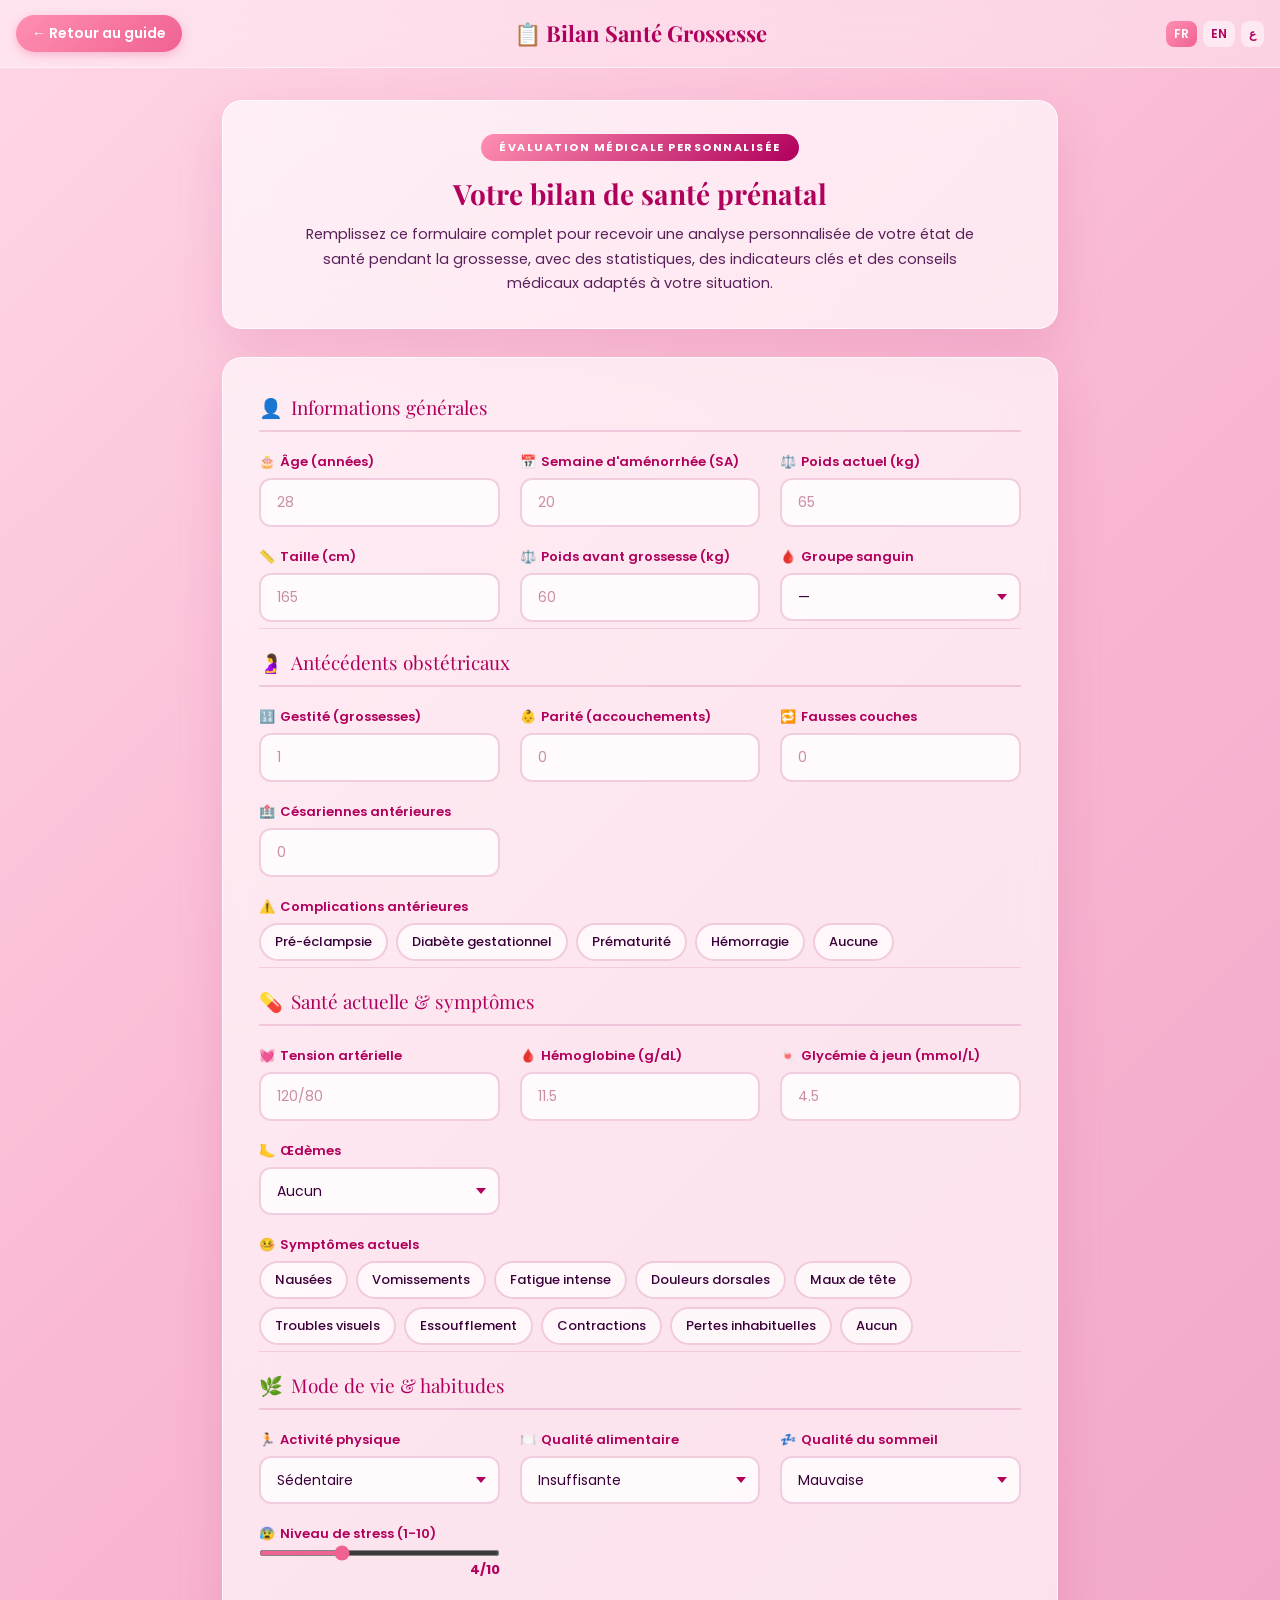
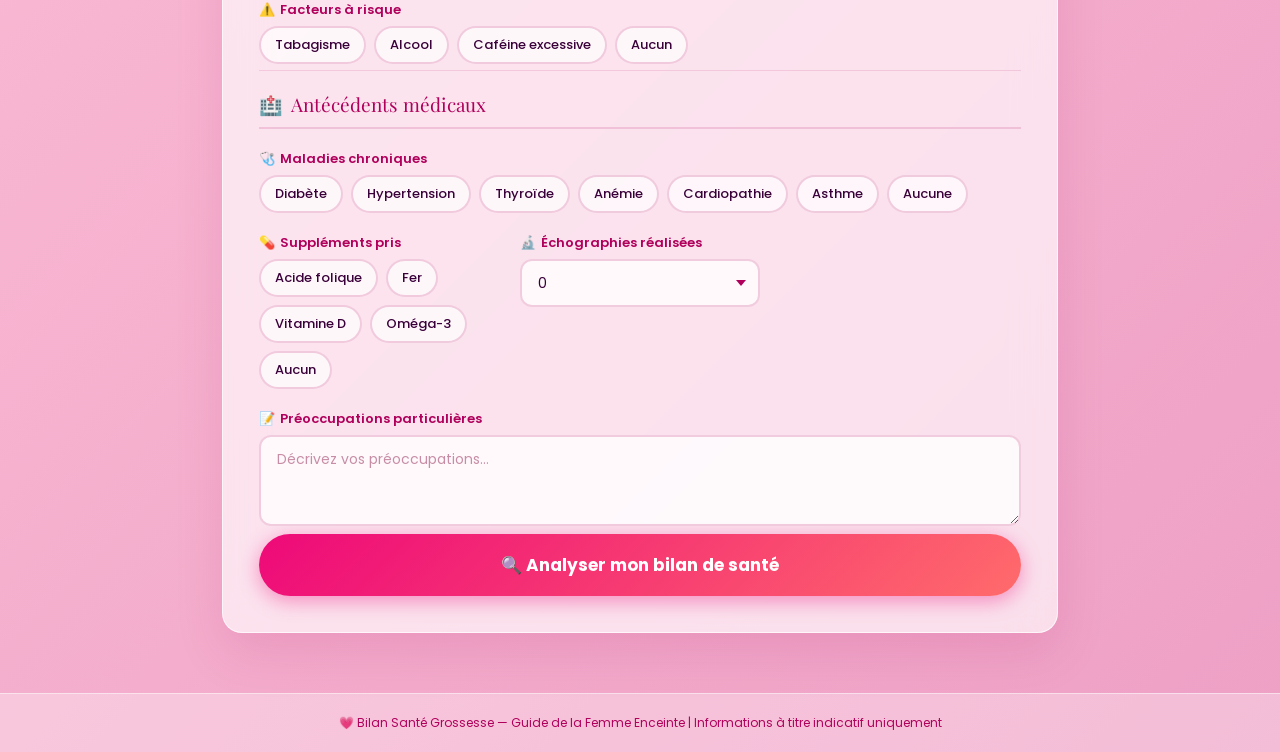
<file: bilan.html>
<!DOCTYPE html>
<html lang="fr" dir="ltr">
<head>
    <meta charset="UTF-8">
    <meta name="viewport" content="width=device-width, initial-scale=1.0, maximum-scale=5.0">
    <meta name="theme-color" content="#f7a8c4">
    <title data-i18n="bilanPageTitle">Bilan Santé — Grossesse</title>
    <link href="https://fonts.googleapis.com/css2?family=Playfair+Display:ital,wght@0,400;0,700;1,400&family=Poppins:wght@300;400;500;600;700&display=swap" rel="stylesheet">
    <style>
/* ============================================================
   BILAN — GLOBAL
   ============================================================ */
*, *::before, *::after { margin:0; padding:0; box-sizing:border-box; -webkit-tap-highlight-color:transparent; }
:root {
    --pk: #ff8fb1; --pk2: #f06292; --cr: #b0005c; --pur: #c084fc;
    --bg1: #ffd6e7; --bg2: #f9b8d3; --bg3: #eea0c5;
    --glass: rgba(255,255,255,0.65); --glass-b: rgba(255,255,255,0.7);
    --shadow: 0 20px 50px rgba(176,0,92,0.12);
    --r: 20px; --r-sm: 12px;
    --hh: 68px;
}
html { scroll-behavior:smooth; -webkit-text-size-adjust:100%; }
body {
    min-height:100vh; min-height:100dvh;
    font-family:'Poppins',sans-serif;
    background: linear-gradient(135deg,#ffd6e7 0%,#f9b8d3 40%,#eea0c5 100%);
    color:#3a003a;
}

/* ============================================================
   HEADER
   ============================================================ */
header {
    height:var(--hh); display:flex; align-items:center; justify-content:center;
    background:rgba(255,255,255,0.35); backdrop-filter:blur(20px); -webkit-backdrop-filter:blur(20px);
    border-bottom:1px solid rgba(255,255,255,0.5); position:sticky; top:0; z-index:200; padding:0 70px;
}
.back-btn {
    position:absolute; left:16px; font-size:clamp(12px,2.5vw,14px);
    background:linear-gradient(135deg,var(--pk),var(--pk2)); color:white; border:none; cursor:pointer;
    padding:8px 16px; border-radius:30px; font-family:'Poppins',sans-serif; font-weight:600;
    transition:transform .2s,box-shadow .2s; box-shadow:0 3px 10px rgba(240,98,146,.35);
    white-space:nowrap;
}
.back-btn:hover { transform:translateY(-2px); box-shadow:0 6px 18px rgba(240,98,146,.5); }
header h1 { font-family:'Playfair Display',serif; font-size:clamp(13px,2.5vw,22px); color:var(--cr); text-align:center; line-height:1.3; }

/* LANG TOGGLE */
.header-lang {
    position:absolute; right:16px;
    display:flex; gap:6px; align-items:center;
}
.header-lang button {
    border:none; background:rgba(255,255,255,0.5); cursor:pointer;
    border-radius:8px; padding:4px 8px; font-size:12px; font-family:'Poppins',sans-serif;
    font-weight:600; color:var(--cr); transition:.2s;
}
.header-lang button.active, .header-lang button:hover {
    background:linear-gradient(135deg,var(--pk),var(--pk2)); color:white;
}

/* ============================================================
   PAGE WRAPPER
   ============================================================ */
.page { max-width:900px; margin:0 auto; padding:clamp(16px,3vw,32px); }

/* ============================================================
   INTRO BANNER
   ============================================================ */
.intro-banner {
    background:var(--glass); backdrop-filter:blur(20px); -webkit-backdrop-filter:blur(20px);
    border:1px solid var(--glass-b); border-radius:var(--r);
    padding:clamp(20px,3vw,32px); margin-bottom:clamp(16px,2.5vw,28px);
    box-shadow:var(--shadow); text-align:center;
}
.intro-banner .badge {
    display:inline-block; background:linear-gradient(135deg,var(--pk),var(--cr));
    color:white; font-size:11px; font-weight:700; letter-spacing:1.5px; text-transform:uppercase;
    padding:5px 18px; border-radius:30px; margin-bottom:14px;
}
.intro-banner h2 { font-family:'Playfair Display',serif; font-size:clamp(18px,3.5vw,28px); color:var(--cr); margin-bottom:10px; }
.intro-banner p { font-size:clamp(12px,1.8vw,14.5px); color:#5a205a; line-height:1.7; max-width:680px; margin:0 auto; }

/* ============================================================
   FORM CARD
   ============================================================ */
.form-card {
    background:var(--glass); backdrop-filter:blur(20px); -webkit-backdrop-filter:blur(20px);
    border:1px solid var(--glass-b); border-radius:var(--r); box-shadow:var(--shadow);
    padding:clamp(20px,3vw,36px); margin-bottom:clamp(16px,2.5vw,28px);
}

.form-section-title {
    font-family:'Playfair Display',serif; font-size:clamp(15px,2.2vw,19px);
    color:var(--cr); margin-bottom:clamp(14px,2vw,20px);
    padding-bottom:10px; border-bottom:2px solid rgba(176,0,92,0.15);
    display:flex; align-items:center; gap:8px;
}

/* GRID */
.form-grid { display:grid; grid-template-columns:repeat(auto-fit,minmax(min(100%,240px),1fr)); gap:clamp(12px,2vw,20px); }
.form-group { display:flex; flex-direction:column; gap:6px; }
.form-group.full { grid-column:1/-1; }

label {
    font-size:clamp(11.5px,1.6vw,13px); font-weight:600; color:var(--cr);
    display:flex; align-items:center; gap:5px;
}

input[type="number"], input[type="text"], input[type="date"],
select, textarea {
    padding:clamp(9px,1.5vw,12px) clamp(12px,2vw,16px);
    border:2px solid rgba(176,0,92,0.18); border-radius:var(--r-sm);
    background:rgba(255,255,255,0.8); color:#3a003a;
    font-family:'Poppins',sans-serif; font-size:clamp(12px,1.7vw,14px);
    transition:border-color .25s,box-shadow .25s; outline:none; width:100%;
}
input:focus, select:focus, textarea:focus {
    border-color:var(--pk2); box-shadow:0 0 0 3px rgba(240,98,146,.18);
}
input::placeholder, textarea::placeholder { color:#b06080; opacity:.7; }
textarea { resize:vertical; min-height:80px; }
select { cursor:pointer; appearance:none; -webkit-appearance:none;
    background-image:url("data:image/svg+xml,%3Csvg xmlns='http://www.w3.org/2000/svg' width='10' height='6'%3E%3Cpath d='M0 0l5 6 5-6z' fill='%23b0005c'/%3E%3C/svg%3E");
    background-repeat:no-repeat; background-position:right 12px center; padding-right:32px;
}

/* RADIO / CHECKBOX groups */
.radio-group, .check-group { display:flex; flex-wrap:wrap; gap:8px; }
.radio-group label, .check-group label {
    display:flex; align-items:center; gap:6px; cursor:pointer;
    padding:7px 14px; border-radius:30px; border:2px solid rgba(176,0,92,.18);
    background:rgba(255,255,255,.7); font-weight:500; font-size:clamp(11px,1.6vw,13px);
    transition:background .2s,border-color .2s,color .2s; color:#3a003a;
}
.radio-group input[type="radio"], .check-group input[type="checkbox"] {
    display:none; width:auto; padding:0; border:none; background:none;
}
.radio-group label:has(input:checked),
.check-group label:has(input:checked) {
    background:linear-gradient(135deg,var(--pk),var(--pk2));
    color:white; border-color:transparent;
}

/* RANGE */
.range-wrap { display:flex; flex-direction:column; gap:4px; }
input[type="range"] {
    width:100%; padding:0; border:none; background:none;
    accent-color:var(--pk2); cursor:pointer; height:6px;
    border-radius:3px;
}
.range-val { font-size:13px; font-weight:700; color:var(--cr); text-align:right; }

/* SECTION DIVIDER */
.section-sep { grid-column:1/-1; border:none; border-top:1px solid rgba(176,0,92,.12); margin:6px 0; }

/* SUBMIT BUTTON */
.submit-btn {
    width:100%; padding:clamp(13px,2.5vw,18px);
    border:none; border-radius:50px; cursor:pointer;
    background:linear-gradient(135deg,#ee0979,#ff6b6b);
    color:white; font-family:'Poppins',sans-serif;
    font-size:clamp(14px,2.2vw,17px); font-weight:700;
    box-shadow:0 5px 20px rgba(238,9,121,.4);
    transition:transform .25s,box-shadow .25s;
    display:flex; align-items:center; justify-content:center; gap:10px;
    margin-top:8px;
}
.submit-btn:hover { transform:translateY(-2px); box-shadow:0 8px 28px rgba(238,9,121,.55); }
.submit-btn:active { transform:translateY(0); }
.submit-btn:disabled { opacity:.65; cursor:not-allowed; transform:none; }

/* SPINNER */
.spinner { width:20px; height:20px; border:3px solid rgba(255,255,255,.4); border-top-color:white; border-radius:50%; animation:spin .7s linear infinite; }
@keyframes spin { to { transform:rotate(360deg); } }

/* ============================================================
   RESULTS SECTION
   ============================================================ */
#resultsSection { display:none; margin-bottom:32px; }

.results-header {
    background:linear-gradient(135deg,var(--cr),#e0006a);
    color:white; border-radius:var(--r) var(--r) 0 0;
    padding:clamp(18px,3vw,28px); text-align:center;
}
.results-header h2 { font-family:'Playfair Display',serif; font-size:clamp(18px,3vw,26px); margin-bottom:6px; }
.results-header p { font-size:clamp(11.5px,1.7vw,14px); opacity:.9; }

.results-body {
    background:var(--glass); backdrop-filter:blur(20px); -webkit-backdrop-filter:blur(20px);
    border:1px solid var(--glass-b); border-radius:0 0 var(--r) var(--r);
    box-shadow:var(--shadow);
}

/* STAT CARDS */
.stats-grid {
    display:grid; grid-template-columns:repeat(auto-fit,minmax(min(100%,160px),1fr));
    gap:clamp(10px,2vw,16px); padding:clamp(16px,2.5vw,28px);
    border-bottom:1px solid rgba(176,0,92,.1);
}
.stat-card {
    background:rgba(255,255,255,.75); border-radius:var(--r-sm);
    padding:clamp(12px,2vw,18px); text-align:center;
    border:1px solid rgba(176,0,92,.1); box-shadow:0 4px 14px rgba(176,0,92,.07);
    transition:transform .2s;
}
.stat-card:hover { transform:translateY(-3px); }
.stat-icon { font-size:clamp(24px,4vw,32px); margin-bottom:6px; display:block; }
.stat-value { font-size:clamp(18px,3vw,26px); font-weight:700; color:var(--cr); display:block; margin-bottom:4px; }
.stat-label { font-size:clamp(10px,1.5vw,12px); color:#7a205a; font-weight:500; }
.stat-badge {
    display:inline-block; margin-top:6px; font-size:10px; font-weight:700; padding:3px 10px;
    border-radius:20px; text-transform:uppercase; letter-spacing:.8px;
}
.badge-ok { background:#d4f5d4; color:#0a6b0a; }
.badge-warn { background:#fff3cd; color:#856404; }
.badge-alert { background:#fde8e8; color:#911; }

/* AI ANALYSIS */
.analysis-section { padding:clamp(16px,2.5vw,28px); }
.analysis-block {
    background:rgba(255,255,255,.7); border-radius:var(--r-sm);
    padding:clamp(14px,2vw,22px); margin-bottom:clamp(12px,1.8vw,18px);
    border-left:4px solid var(--pk2);
}
.analysis-block h3 { font-family:'Playfair Display',serif; font-size:clamp(14px,2vw,17px); color:var(--cr); margin-bottom:10px; }
.analysis-block p, .analysis-block li { font-size:clamp(12px,1.7vw,14px); line-height:1.8; color:#3a003a; }
.analysis-block ul { padding-left:18px; display:flex; flex-direction:column; gap:6px; }
.analysis-block.priority { border-left-color:#ee0979; background:rgba(255,230,240,.6); }
.analysis-block.good { border-left-color:#4CAF50; background:rgba(212,245,212,.4); }
.analysis-block.warning { border-left-color:#ff9800; background:rgba(255,243,205,.4); }

/* PROGRESS BAR */
.prog-wrap { margin:6px 0; }
.prog-label { display:flex; justify-content:space-between; font-size:12px; font-weight:600; color:var(--cr); margin-bottom:4px; }
.prog-bar { height:10px; border-radius:5px; background:rgba(176,0,92,.12); overflow:hidden; }
.prog-fill { height:100%; border-radius:5px; background:linear-gradient(90deg,var(--pk),var(--pk2)); transition:width 1s ease; }
.prog-fill.warn { background:linear-gradient(90deg,#ff9800,#ff5722); }
.prog-fill.alert { background:linear-gradient(90deg,#f44336,#c62828); }

/* ADVICE LIST */
.advice-list { display:flex; flex-direction:column; gap:10px; }
.advice-item {
    background:rgba(255,255,255,.75); border-radius:var(--r-sm);
    padding:clamp(10px,1.8vw,16px) clamp(12px,2vw,18px);
    border-left:3px solid var(--pk);
    font-size:clamp(12px,1.6vw,13.5px); line-height:1.7; color:#3a003a;
}
.advice-item strong { color:var(--cr); display:block; margin-bottom:3px; font-size:clamp(12px,1.6vw,14px); }

/* LOADING OVERLAY */
.loading-overlay {
    display:none; position:fixed; inset:0; background:rgba(255,220,235,.85);
    backdrop-filter:blur(8px); -webkit-backdrop-filter:blur(8px);
    z-index:9999; flex-direction:column; align-items:center; justify-content:center; gap:20px;
}
.loading-overlay.show { display:flex; }
.loading-spinner { width:60px; height:60px; border:5px solid rgba(176,0,92,.2); border-top-color:var(--cr); border-radius:50%; animation:spin .8s linear infinite; }
.loading-text { font-family:'Playfair Display',serif; font-size:clamp(16px,2.5vw,20px); color:var(--cr); text-align:center; }
.loading-sub { font-size:13px; color:#7a205a; }

/* ERROR MESSAGE */
.error-msg {
    background:#fde8e8; border:1px solid #f5c2c7; border-radius:var(--r-sm);
    padding:16px 20px; color:#911; font-size:13px; margin-top:12px; display:none;
}

/* FOOTER */
footer {
    text-align:center; padding:20px; font-size:12px; color:var(--cr);
    background:rgba(255,255,255,.3); border-top:1px solid rgba(255,255,255,.5);
}

/* ============================================================
   DARK MODE
   ============================================================ */
body.dark {
    background:linear-gradient(135deg,#1a0a20 0%,#1f0d2e 50%,#150822 100%);
    color:#f0e0f0;
}
body.dark header { background:rgba(0,0,0,.55); border-color:rgba(255,255,255,.08); }
body.dark header h1 { color:#ffb3d9; }
body.dark .back-btn { background:linear-gradient(135deg,#6a11cb,#2575fc); }
body.dark .header-lang button { background:rgba(255,255,255,.1); color:#ffb3d9; }
body.dark .header-lang button.active { background:linear-gradient(135deg,var(--pk),var(--pk2)); color:white; }

body.dark .intro-banner,
body.dark .form-card,
body.dark .results-body { background:rgba(20,5,30,.75); border-color:rgba(255,255,255,.08); }
body.dark .intro-banner h2 { color:#ffb3d9; }
body.dark .intro-banner p { color:#e0c0e0; }
body.dark .form-section-title { color:#ffb3d9; border-bottom-color:rgba(255,100,200,.15); }
body.dark label { color:#ffb3d9; }
body.dark input, body.dark select, body.dark textarea {
    background:rgba(40,10,50,.8); border-color:rgba(255,100,200,.25);
    color:#f0e0f0;
}
body.dark input::placeholder, body.dark textarea::placeholder { color:#c09ab0; }
body.dark .radio-group label, body.dark .check-group label {
    background:rgba(255,255,255,.07); border-color:rgba(255,100,200,.25); color:#e0d0e0;
}
body.dark .stat-card { background:rgba(40,10,50,.7); border-color:rgba(255,100,200,.15); }
body.dark .stat-label { color:#c090c0; }
body.dark .analysis-block { background:rgba(40,10,50,.6); }
body.dark .analysis-block p, body.dark .analysis-block li { color:#e0d0e0; }
body.dark .advice-item { background:rgba(40,10,50,.6); color:#e0d0e0; }
body.dark .prog-bar { background:rgba(255,100,200,.12); }
body.dark footer { color:#ffb3d9; background:rgba(0,0,0,.4); }
body.dark .error-msg { background:#2a0a1a; border-color:#6a0030; color:#ff9ab0; }
body.dark .results-header { background:linear-gradient(135deg,#7a0040,#b00060); }

/* ============================================================
   RESPONSIVE
   ============================================================ */
@media (max-width:600px) {
    header { padding:0 8px 0 8px; }
    .back-btn { font-size:11px; padding:6px 10px; left:8px; }
    header h1 { font-size:11.5px; margin:0 70px; }
    .header-lang { right:8px; }
    .header-lang button { font-size:10px; padding:3px 6px; }
    .form-grid { grid-template-columns:1fr; }
    .stats-grid { grid-template-columns:repeat(2,1fr); }
}
@media (max-width:380px) {
    .stats-grid { grid-template-columns:1fr 1fr; }
}
    </style>
</head>
<body>

<!-- Loading overlay -->
<div class="loading-overlay" id="loadingOverlay">
    <div class="loading-spinner"></div>
    <div class="loading-text" data-i18n="loadingTitle">Analyse en cours…</div>
    <div class="loading-sub" data-i18n="loadingSub">Notre IA analyse votre bilan de santé</div>
</div>

<!-- HEADER -->
<header>
    <button class="back-btn" onclick="window.location.href='main.html'">
        ← <span data-i18n="backBtn">Retour au guide</span>
    </button>
    <h1 data-i18n="bilanHeader">📋 Bilan Santé Grossesse</h1>
    <div class="header-lang">
        <button onclick="changeLang('fr')" id="btn-fr" class="active">FR</button>
        <button onclick="changeLang('en')" id="btn-en">EN</button>
        <button onclick="changeLang('ar')" id="btn-ar">ع</button>
    </div>
</header>

<div class="page">

    <!-- INTRO -->
    <div class="intro-banner">
        <div class="badge" data-i18n="bilanBadge">Évaluation Médicale Personnalisée</div>
        <h2 data-i18n="bilanIntroTitle">Votre bilan de santé prénatal</h2>
        <p data-i18n="bilanIntroText">Remplissez ce formulaire complet pour recevoir une analyse personnalisée de votre état de santé pendant la grossesse, avec des statistiques, des indicateurs clés et des conseils médicaux adaptés à votre situation.</p>
    </div>

    <!-- FORM -->
    <div class="form-card" id="formCard">

        <!-- Section 1: General Info -->
        <div class="form-section-title">👤 <span data-i18n="sec1">Informations générales</span></div>
        <div class="form-grid">
            <div class="form-group">
                <label>🎂 <span data-i18n="lbl_age">Âge (années)</span></label>
                <input type="number" id="age" min="14" max="55" placeholder="28" data-i18n-ph="ph_age">
            </div>
            <div class="form-group">
                <label>📅 <span data-i18n="lbl_weeks">Semaine d'aménorrhée (SA)</span></label>
                <input type="number" id="weeks" min="1" max="42" placeholder="20" data-i18n-ph="ph_weeks">
            </div>
            <div class="form-group">
                <label>⚖️ <span data-i18n="lbl_weight">Poids actuel (kg)</span></label>
                <input type="number" id="weight" min="30" max="200" step="0.1" placeholder="65" data-i18n-ph="ph_weight">
            </div>
            <div class="form-group">
                <label>📏 <span data-i18n="lbl_height">Taille (cm)</span></label>
                <input type="number" id="height" min="130" max="220" placeholder="165" data-i18n-ph="ph_height">
            </div>
            <div class="form-group">
                <label>⚖️ <span data-i18n="lbl_preweight">Poids avant grossesse (kg)</span></label>
                <input type="number" id="preWeight" min="30" max="200" step="0.1" placeholder="60" data-i18n-ph="ph_preweight">
            </div>
            <div class="form-group">
                <label>🩸 <span data-i18n="lbl_bloodtype">Groupe sanguin</span></label>
                <select id="bloodType">
                    <option value="">—</option>
                    <option value="A+">A+</option><option value="A-">A-</option>
                    <option value="B+">B+</option><option value="B-">B-</option>
                    <option value="AB+">AB+</option><option value="AB-">AB-</option>
                    <option value="O+">O+</option><option value="O-">O-</option>
                </select>
            </div>
        </div>

        <hr class="section-sep">

        <!-- Section 2: Obstetric History -->
        <div class="form-section-title" style="margin-top:20px">🤰 <span data-i18n="sec2">Antécédents obstétricaux</span></div>
        <div class="form-grid">
            <div class="form-group">
                <label>🔢 <span data-i18n="lbl_gravida">Gestité (nombre de grossesses)</span></label>
                <input type="number" id="gravida" min="1" max="15" placeholder="1" data-i18n-ph="ph_gravida">
            </div>
            <div class="form-group">
                <label>👶 <span data-i18n="lbl_para">Parité (accouchements passés)</span></label>
                <input type="number" id="para" min="0" max="15" placeholder="0" data-i18n-ph="ph_para">
            </div>
            <div class="form-group">
                <label>🔁 <span data-i18n="lbl_miscarriages">Fausses couches</span></label>
                <input type="number" id="miscarriages" min="0" max="10" placeholder="0" data-i18n-ph="ph_miscarriages">
            </div>
            <div class="form-group">
                <label>🏥 <span data-i18n="lbl_csection">Césariennes antérieures</span></label>
                <input type="number" id="csection" min="0" max="10" placeholder="0" data-i18n-ph="ph_csection">
            </div>
            <div class="form-group full">
                <label>⚠️ <span data-i18n="lbl_prevcomp">Complications lors de grossesses précédentes</span></label>
                <div class="check-group" id="prevcomp">
                    <label><input type="checkbox" value="preeclampsia"> <span data-i18n="comp_pre">Pré-éclampsie</span></label>
                    <label><input type="checkbox" value="gdm"> <span data-i18n="comp_gdm">Diabète gestationnel</span></label>
                    <label><input type="checkbox" value="premature"> <span data-i18n="comp_prem">Prématurité</span></label>
                    <label><input type="checkbox" value="hemorrhage"> <span data-i18n="comp_hem">Hémorragie</span></label>
                    <label><input type="checkbox" value="none"> <span data-i18n="comp_none">Aucune</span></label>
                </div>
            </div>
        </div>

        <hr class="section-sep">

        <!-- Section 3: Current Pregnancy Symptoms -->
        <div class="form-section-title" style="margin-top:20px">💊 <span data-i18n="sec3">Santé actuelle & symptômes</span></div>
        <div class="form-grid">
            <div class="form-group">
                <label>💓 <span data-i18n="lbl_bp">Tension artérielle (ex: 120/80)</span></label>
                <input type="text" id="bp" placeholder="120/80" data-i18n-ph="ph_bp">
            </div>
            <div class="form-group">
                <label>🩸 <span data-i18n="lbl_hb">Hémoglobine (g/dL)</span></label>
                <input type="number" id="hb" min="5" max="20" step="0.1" placeholder="11.5" data-i18n-ph="ph_hb">
            </div>
            <div class="form-group">
                <label>🍬 <span data-i18n="lbl_glucose">Glycémie à jeun (mmol/L)</span></label>
                <input type="number" id="glucose" min="2" max="20" step="0.1" placeholder="4.5" data-i18n-ph="ph_glucose">
            </div>
            <div class="form-group">
                <label>🦶 <span data-i18n="lbl_edema">Œdèmes</span></label>
                <select id="edema">
                    <option value="none" data-i18n="edema_none">Aucun</option>
                    <option value="mild" data-i18n="edema_mild">Légers (chevilles)</option>
                    <option value="moderate" data-i18n="edema_mod">Modérés</option>
                    <option value="severe" data-i18n="edema_sev">Sévères (généralisés)</option>
                </select>
            </div>
            <div class="form-group full">
                <label>🤒 <span data-i18n="lbl_symptoms">Symptômes actuels</span></label>
                <div class="check-group" id="symptoms">
                    <label><input type="checkbox" value="nausea"> <span data-i18n="sym_nausea">Nausées</span></label>
                    <label><input type="checkbox" value="vomiting"> <span data-i18n="sym_vomit">Vomissements</span></label>
                    <label><input type="checkbox" value="fatigue"> <span data-i18n="sym_fatigue">Fatigue intense</span></label>
                    <label><input type="checkbox" value="back_pain"> <span data-i18n="sym_back">Douleurs dorsales</span></label>
                    <label><input type="checkbox" value="headache"> <span data-i18n="sym_head">Maux de tête</span></label>
                    <label><input type="checkbox" value="blurred_vision"> <span data-i18n="sym_vis">Troubles visuels</span></label>
                    <label><input type="checkbox" value="shortness_breath"> <span data-i18n="sym_breath">Essoufflement</span></label>
                    <label><input type="checkbox" value="contractions"> <span data-i18n="sym_cont">Contractions</span></label>
                    <label><input type="checkbox" value="discharge"> <span data-i18n="sym_dis">Pertes inhabituelles</span></label>
                    <label><input type="checkbox" value="none"> <span data-i18n="sym_none">Aucun symptôme</span></label>
                </div>
            </div>
        </div>

        <hr class="section-sep">

        <!-- Section 4: Lifestyle -->
        <div class="form-section-title" style="margin-top:20px">🌿 <span data-i18n="sec4">Mode de vie & habitudes</span></div>
        <div class="form-grid">
            <div class="form-group">
                <label>🏃 <span data-i18n="lbl_activity">Activité physique</span></label>
                <select id="activity">
                    <option value="none" data-i18n="act_none">Sédentaire</option>
                    <option value="light" data-i18n="act_light">Légère (marche)</option>
                    <option value="moderate" data-i18n="act_mod">Modérée</option>
                    <option value="intense" data-i18n="act_int">Intense</option>
                </select>
            </div>
            <div class="form-group">
                <label>🍽️ <span data-i18n="lbl_diet">Qualité alimentaire</span></label>
                <select id="diet">
                    <option value="poor" data-i18n="diet_poor">Insuffisante</option>
                    <option value="fair" data-i18n="diet_fair">Moyenne</option>
                    <option value="good" data-i18n="diet_good">Bonne</option>
                    <option value="excellent" data-i18n="diet_exc">Excellente</option>
                </select>
            </div>
            <div class="form-group">
                <label>💤 <span data-i18n="lbl_sleep">Qualité du sommeil</span></label>
                <select id="sleep">
                    <option value="poor" data-i18n="sleep_poor">Mauvaise</option>
                    <option value="fair" data-i18n="sleep_fair">Passable</option>
                    <option value="good" data-i18n="sleep_good">Bonne</option>
                    <option value="excellent" data-i18n="sleep_exc">Excellente</option>
                </select>
            </div>
            <div class="form-group">
                <label>😰 <span data-i18n="lbl_stress">Niveau de stress (1-10)</span></label>
                <div class="range-wrap">
                    <input type="range" id="stress" min="1" max="10" value="4" oninput="document.getElementById('stressVal').textContent=this.value">
                    <div class="range-val"><span id="stressVal">4</span>/10</div>
                </div>
            </div>
            <div class="form-group full">
                <label>⚠️ <span data-i18n="lbl_habits">Facteurs à risque</span></label>
                <div class="check-group" id="habits">
                    <label><input type="checkbox" value="smoking"> <span data-i18n="hab_smoke">Tabagisme</span></label>
                    <label><input type="checkbox" value="alcohol"> <span data-i18n="hab_alc">Alcool</span></label>
                    <label><input type="checkbox" value="caffeine"> <span data-i18n="hab_caf">Caféine excessive</span></label>
                    <label><input type="checkbox" value="none"> <span data-i18n="hab_none">Aucun</span></label>
                </div>
            </div>
        </div>

        <hr class="section-sep">

        <!-- Section 5: Medical Background -->
        <div class="form-section-title" style="margin-top:20px">🏥 <span data-i18n="sec5">Antécédents médicaux</span></div>
        <div class="form-grid">
            <div class="form-group full">
                <label>🩺 <span data-i18n="lbl_conditions">Maladies chroniques</span></label>
                <div class="check-group" id="conditions">
                    <label><input type="checkbox" value="diabetes"> <span data-i18n="cond_diab">Diabète</span></label>
                    <label><input type="checkbox" value="hypertension"> <span data-i18n="cond_htn">Hypertension</span></label>
                    <label><input type="checkbox" value="thyroid"> <span data-i18n="cond_thy">Thyroïde</span></label>
                    <label><input type="checkbox" value="anemia"> <span data-i18n="cond_anemia">Anémie</span></label>
                    <label><input type="checkbox" value="cardiac"> <span data-i18n="cond_card">Cardiopathie</span></label>
                    <label><input type="checkbox" value="asthma"> <span data-i18n="cond_asth">Asthme</span></label>
                    <label><input type="checkbox" value="none"> <span data-i18n="cond_none">Aucune</span></label>
                </div>
            </div>
            <div class="form-group">
                <label>💊 <span data-i18n="lbl_supplements">Suppléments pris</span></label>
                <div class="check-group" id="supplements">
                    <label><input type="checkbox" value="folate"> <span data-i18n="sup_fol">Acide folique</span></label>
                    <label><input type="checkbox" value="iron"> <span data-i18n="sup_iron">Fer</span></label>
                    <label><input type="checkbox" value="vitd"> <span data-i18n="sup_vitd">Vitamine D</span></label>
                    <label><input type="checkbox" value="omega"> <span data-i18n="sup_ome">Oméga-3</span></label>
                    <label><input type="checkbox" value="none"> <span data-i18n="sup_none">Aucun</span></label>
                </div>
            </div>
            <div class="form-group">
                <label>🔬 <span data-i18n="lbl_echos">Échographies réalisées</span></label>
                <select id="echos">
                    <option value="0">0</option>
                    <option value="1">1</option>
                    <option value="2">2</option>
                    <option value="3+">3+</option>
                </select>
            </div>
            <div class="form-group full">
                <label>📝 <span data-i18n="lbl_concerns">Préoccupations ou questions particulières</span></label>
                <textarea id="concerns" rows="3" data-i18n-ph="ph_concerns" placeholder="Décrivez vos préoccupations…"></textarea>
            </div>
        </div>

        <div class="error-msg" id="errorMsg" data-i18n="errorMsg">⚠️ Veuillez remplir au minimum l'âge, la semaine de grossesse, le poids et la taille.</div>

        <button class="submit-btn" id="submitBtn" onclick="analyzeForm()">
            <span data-i18n="submitBtn">🔍 Analyser mon bilan de santé</span>
        </button>
    </div>

    <!-- RESULTS -->
    <div id="resultsSection">
        <div class="results-header">
            <h2 data-i18n="resultsTitle">📊 Votre Bilan de Santé Personnalisé</h2>
            <p id="resultsSubtitle" data-i18n="resultsSub">Analyse basée sur vos données — consultez toujours un professionnel de santé</p>
        </div>
        <div class="results-body">
            <div class="stats-grid" id="statsGrid"></div>
            <div class="analysis-section" id="analysisSection"></div>
        </div>
        <button class="submit-btn" style="margin-top:16px; background:linear-gradient(135deg,var(--pk),var(--pk2));" onclick="resetForm()">
            ↩ <span data-i18n="newBilan">Nouveau bilan</span>
        </button>
    </div>

</div>

<footer>
    <span data-i18n="bilanFooter">💗 Bilan Santé Grossesse — Guide de la Femme Enceinte | Informations à titre indicatif uniquement</span>
</footer>

<script>
/* ============================================================
   TRANSLATIONS
   ============================================================ */
const T = {
fr: {
    bilanPageTitle:"Bilan Santé — Grossesse",
    bilanHeader:"📋 Bilan Santé Grossesse",
    bilanBadge:"Évaluation Médicale Personnalisée",
    bilanIntroTitle:"Votre bilan de santé prénatal",
    bilanIntroText:"Remplissez ce formulaire complet pour recevoir une analyse personnalisée de votre état de santé pendant la grossesse, avec des statistiques, des indicateurs clés et des conseils médicaux adaptés à votre situation.",
    backBtn:"Retour au guide",
    loadingTitle:"Analyse en cours…",
    loadingSub:"Notre IA analyse votre bilan de santé",
    sec1:"Informations générales", sec2:"Antécédents obstétricaux",
    sec3:"Santé actuelle & symptômes", sec4:"Mode de vie & habitudes", sec5:"Antécédents médicaux",
    lbl_age:"Âge (années)", lbl_weeks:"Semaine d'aménorrhée (SA)",
    lbl_weight:"Poids actuel (kg)", lbl_height:"Taille (cm)", lbl_preweight:"Poids avant grossesse (kg)",
    lbl_bloodtype:"Groupe sanguin", lbl_gravida:"Gestité (grossesses)", lbl_para:"Parité (accouchements)",
    lbl_miscarriages:"Fausses couches", lbl_csection:"Césariennes antérieures",
    lbl_prevcomp:"Complications antérieures", lbl_bp:"Tension artérielle",
    lbl_hb:"Hémoglobine (g/dL)", lbl_glucose:"Glycémie à jeun (mmol/L)",
    lbl_edema:"Œdèmes", lbl_symptoms:"Symptômes actuels", lbl_activity:"Activité physique",
    lbl_diet:"Qualité alimentaire", lbl_sleep:"Qualité du sommeil", lbl_stress:"Niveau de stress (1-10)",
    lbl_habits:"Facteurs à risque", lbl_conditions:"Maladies chroniques",
    lbl_supplements:"Suppléments pris", lbl_echos:"Échographies réalisées",
    lbl_concerns:"Préoccupations particulières",
    ph_age:"28", ph_weeks:"20", ph_weight:"65", ph_height:"165", ph_preweight:"60",
    ph_gravida:"1", ph_para:"0", ph_miscarriages:"0", ph_csection:"0",
    ph_bp:"120/80", ph_hb:"11.5", ph_glucose:"4.5",
    ph_concerns:"Décrivez vos préoccupations…",
    comp_pre:"Pré-éclampsie", comp_gdm:"Diabète gestationnel", comp_prem:"Prématurité",
    comp_hem:"Hémorragie", comp_none:"Aucune",
    edema_none:"Aucun", edema_mild:"Légers (chevilles)", edema_mod:"Modérés", edema_sev:"Sévères",
    sym_nausea:"Nausées", sym_vomit:"Vomissements", sym_fatigue:"Fatigue intense",
    sym_back:"Douleurs dorsales", sym_head:"Maux de tête", sym_vis:"Troubles visuels",
    sym_breath:"Essoufflement", sym_cont:"Contractions", sym_dis:"Pertes inhabituelles", sym_none:"Aucun",
    act_none:"Sédentaire", act_light:"Légère (marche)", act_mod:"Modérée", act_int:"Intense",
    diet_poor:"Insuffisante", diet_fair:"Moyenne", diet_good:"Bonne", diet_exc:"Excellente",
    sleep_poor:"Mauvaise", sleep_fair:"Passable", sleep_good:"Bonne", sleep_exc:"Excellente",
    hab_smoke:"Tabagisme", hab_alc:"Alcool", hab_caf:"Caféine excessive", hab_none:"Aucun",
    cond_diab:"Diabète", cond_htn:"Hypertension", cond_thy:"Thyroïde", cond_anemia:"Anémie",
    cond_card:"Cardiopathie", cond_asth:"Asthme", cond_none:"Aucune",
    sup_fol:"Acide folique", sup_iron:"Fer", sup_vitd:"Vitamine D", sup_ome:"Oméga-3", sup_none:"Aucun",
    submitBtn:"🔍 Analyser mon bilan de santé",
    errorMsg:"⚠️ Veuillez remplir au minimum l'âge, la semaine de grossesse, le poids et la taille.",
    resultsTitle:"📊 Votre Bilan de Santé Personnalisé",
    resultsSub:"Analyse basée sur vos données — consultez toujours un professionnel de santé",
    newBilan:"↩ Nouveau bilan",
    bilanFooter:"💗 Bilan Santé Grossesse — Guide de la Femme Enceinte | Informations à titre indicatif uniquement",
    stat_bmi:"IMC", stat_trimester:"Trimestre", stat_gain:"Prise de poids",
    stat_hb:"Hémoglobine", stat_bp:"Tension", stat_risk:"Niveau de risque",
    stat_t1:"1er Trimestre", stat_t2:"2e Trimestre", stat_t3:"3e Trimestre",
    aiPromptLang:"Réponds entièrement en français."
},
en: {
    bilanPageTitle:"Health Assessment — Pregnancy",
    bilanHeader:"📋 Pregnancy Health Assessment",
    bilanBadge:"Personalized Medical Evaluation",
    bilanIntroTitle:"Your prenatal health assessment",
    bilanIntroText:"Complete this comprehensive form to receive a personalized analysis of your health status during pregnancy, with statistics, key indicators and medical advice tailored to your situation.",
    backBtn:"Back to guide",
    loadingTitle:"Analysing…",
    loadingSub:"Our AI is analysing your health data",
    sec1:"General information", sec2:"Obstetric history",
    sec3:"Current health & symptoms", sec4:"Lifestyle & habits", sec5:"Medical background",
    lbl_age:"Age (years)", lbl_weeks:"Gestational age (weeks)",
    lbl_weight:"Current weight (kg)", lbl_height:"Height (cm)", lbl_preweight:"Pre-pregnancy weight (kg)",
    lbl_bloodtype:"Blood type", lbl_gravida:"Gravida (total pregnancies)", lbl_para:"Parity (past deliveries)",
    lbl_miscarriages:"Miscarriages", lbl_csection:"Previous C-sections",
    lbl_prevcomp:"Previous complications", lbl_bp:"Blood pressure",
    lbl_hb:"Haemoglobin (g/dL)", lbl_glucose:"Fasting blood glucose (mmol/L)",
    lbl_edema:"Oedema", lbl_symptoms:"Current symptoms", lbl_activity:"Physical activity",
    lbl_diet:"Diet quality", lbl_sleep:"Sleep quality", lbl_stress:"Stress level (1-10)",
    lbl_habits:"Risk factors", lbl_conditions:"Chronic conditions",
    lbl_supplements:"Supplements taken", lbl_echos:"Ultrasounds performed",
    lbl_concerns:"Special concerns",
    ph_age:"28", ph_weeks:"20", ph_weight:"65", ph_height:"165", ph_preweight:"60",
    ph_gravida:"1", ph_para:"0", ph_miscarriages:"0", ph_csection:"0",
    ph_bp:"120/80", ph_hb:"11.5", ph_glucose:"4.5",
    ph_concerns:"Describe your concerns…",
    comp_pre:"Pre-eclampsia", comp_gdm:"Gestational diabetes", comp_prem:"Premature birth",
    comp_hem:"Haemorrhage", comp_none:"None",
    edema_none:"None", edema_mild:"Mild (ankles)", edema_mod:"Moderate", edema_sev:"Severe",
    sym_nausea:"Nausea", sym_vomit:"Vomiting", sym_fatigue:"Intense fatigue",
    sym_back:"Back pain", sym_head:"Headaches", sym_vis:"Visual disturbances",
    sym_breath:"Shortness of breath", sym_cont:"Contractions", sym_dis:"Unusual discharge", sym_none:"None",
    act_none:"Sedentary", act_light:"Light (walking)", act_mod:"Moderate", act_int:"Intense",
    diet_poor:"Poor", diet_fair:"Average", diet_good:"Good", diet_exc:"Excellent",
    sleep_poor:"Poor", sleep_fair:"Fair", sleep_good:"Good", sleep_exc:"Excellent",
    hab_smoke:"Smoking", hab_alc:"Alcohol", hab_caf:"Excessive caffeine", hab_none:"None",
    cond_diab:"Diabetes", cond_htn:"Hypertension", cond_thy:"Thyroid", cond_anemia:"Anaemia",
    cond_card:"Cardiac disease", cond_asth:"Asthma", cond_none:"None",
    sup_fol:"Folic acid", sup_iron:"Iron", sup_vitd:"Vitamin D", sup_ome:"Omega-3", sup_none:"None",
    submitBtn:"🔍 Analyse my health assessment",
    errorMsg:"⚠️ Please fill in at minimum your age, gestational week, weight and height.",
    resultsTitle:"📊 Your Personalized Health Assessment",
    resultsSub:"Analysis based on your data — always consult a healthcare professional",
    newBilan:"↩ New assessment",
    bilanFooter:"💗 Pregnancy Health Assessment — Pregnancy Guide | For informational purposes only",
    stat_bmi:"BMI", stat_trimester:"Trimester", stat_gain:"Weight gain",
    stat_hb:"Haemoglobin", stat_bp:"Blood pressure", stat_risk:"Risk level",
    stat_t1:"1st Trimester", stat_t2:"2nd Trimester", stat_t3:"3rd Trimester",
    aiPromptLang:"Reply entirely in English."
},
ar: {
    bilanPageTitle:"تقييم الصحة — الحمل",
    bilanHeader:"📋 تقييم صحة الحمل",
    bilanBadge:"تقييم طبي شخصي",
    bilanIntroTitle:"تقييمكِ الصحي قبل الولادة",
    bilanIntroText:"أكملي هذا الاستبيان الشامل للحصول على تحليل شخصي لحالتكِ الصحية خلال الحمل، مع إحصاءات ومؤشرات رئيسية ونصائح طبية مخصصة لوضعكِ.",
    backBtn:"العودة إلى الدليل",
    loadingTitle:"جارٍ التحليل…",
    loadingSub:"يقوم الذكاء الاصطناعي بتحليل بيانات صحتكِ",
    sec1:"المعلومات العامة", sec2:"السوابق التوليدية",
    sec3:"الصحة الحالية والأعراض", sec4:"نمط الحياة والعادات", sec5:"السوابق الطبية",
    lbl_age:"العمر (سنوات)", lbl_weeks:"أسبوع الحمل",
    lbl_weight:"الوزن الحالي (كغ)", lbl_height:"الطول (سم)", lbl_preweight:"الوزن قبل الحمل (كغ)",
    lbl_bloodtype:"فصيلة الدم", lbl_gravida:"عدد الحملات الإجمالي", lbl_para:"عدد الولادات السابقة",
    lbl_miscarriages:"الإجهاضات", lbl_csection:"العمليات القيصرية السابقة",
    lbl_prevcomp:"مضاعفات سابقة", lbl_bp:"ضغط الدم",
    lbl_hb:"الهيموغلوبين (غ/ديسيلتر)", lbl_glucose:"سكر الدم الصيامي (مليمول/لتر)",
    lbl_edema:"الوذمة", lbl_symptoms:"الأعراض الحالية", lbl_activity:"النشاط البدني",
    lbl_diet:"جودة التغذية", lbl_sleep:"جودة النوم", lbl_stress:"مستوى التوتر (1-10)",
    lbl_habits:"عوامل الخطر", lbl_conditions:"الأمراض المزمنة",
    lbl_supplements:"المكملات الغذائية", lbl_echos:"الفحوصات بالموجات فوق الصوتية",
    lbl_concerns:"مخاوف خاصة",
    ph_age:"28", ph_weeks:"20", ph_weight:"65", ph_height:"165", ph_preweight:"60",
    ph_gravida:"1", ph_para:"0", ph_miscarriages:"0", ph_csection:"0",
    ph_bp:"120/80", ph_hb:"11.5", ph_glucose:"4.5",
    ph_concerns:"صفي مخاوفكِ…",
    comp_pre:"ما قبل الإرجاء", comp_gdm:"سكري الحمل", comp_prem:"الولادة المبكرة",
    comp_hem:"النزيف", comp_none:"لا شيء",
    edema_none:"لا يوجد", edema_mild:"خفيفة (كاحلان)", edema_mod:"معتدلة", edema_sev:"شديدة",
    sym_nausea:"غثيان", sym_vomit:"تقيؤ", sym_fatigue:"إرهاق شديد",
    sym_back:"آلام الظهر", sym_head:"صداع", sym_vis:"اضطرابات بصرية",
    sym_breath:"ضيق التنفس", sym_cont:"انقباضات", sym_dis:"إفرازات غير اعتيادية", sym_none:"لا شيء",
    act_none:"خاملة", act_light:"خفيفة (مشي)", act_mod:"معتدلة", act_int:"مكثفة",
    diet_poor:"ضعيفة", diet_fair:"متوسطة", diet_good:"جيدة", diet_exc:"ممتازة",
    sleep_poor:"سيئة", sleep_fair:"مقبولة", sleep_good:"جيدة", sleep_exc:"ممتازة",
    hab_smoke:"التدخين", hab_alc:"الكحول", hab_caf:"الكافيين المفرط", hab_none:"لا شيء",
    cond_diab:"السكري", cond_htn:"ضغط الدم المرتفع", cond_thy:"الغدة الدرقية", cond_anemia:"فقر الدم",
    cond_card:"أمراض القلب", cond_asth:"الربو", cond_none:"لا شيء",
    sup_fol:"حمض الفوليك", sup_iron:"الحديد", sup_vitd:"فيتامين د", sup_ome:"أوميغا-3", sup_none:"لا شيء",
    submitBtn:"🔍 تحليل تقييمي الصحي",
    errorMsg:"⚠️ يرجى ملء الحد الأدنى: العمر، أسبوع الحمل، الوزن، والطول.",
    resultsTitle:"📊 تقييمكِ الصحي الشخصي",
    resultsSub:"تحليل مبني على بياناتكِ — استشيري دائماً مختصاً صحياً",
    newBilan:"↩ تقييم جديد",
    bilanFooter:"💗 تقييم صحة الحمل — دليل المرأة الحامل | للأغراض الإعلامية فحسب",
    stat_bmi:"مؤشر كتلة الجسم", stat_trimester:"الثلث", stat_gain:"اكتساب الوزن",
    stat_hb:"الهيموغلوبين", stat_bp:"ضغط الدم", stat_risk:"مستوى الخطر",
    stat_t1:"الثلث الأول", stat_t2:"الثلث الثاني", stat_t3:"الثلث الثالث",
    aiPromptLang:"أجب بالكامل باللغة العربية."
}
};

/* ============================================================
   LANGUAGE
   ============================================================ */
let currentLang = localStorage.getItem('lang') || 'fr';

function changeLang(lang) {
    currentLang = lang;
    localStorage.setItem('lang', lang);
    const t = T[lang];
    document.documentElement.lang = lang;
    document.documentElement.dir = lang === 'ar' ? 'rtl' : 'ltr';
    document.body.style.direction = lang === 'ar' ? 'rtl' : 'ltr';
    // Apply all data-i18n
    document.querySelectorAll('[data-i18n]').forEach(el => {
        const k = el.getAttribute('data-i18n');
        if (t[k] !== undefined) el.textContent = t[k];
    });
    // Apply placeholders
    document.querySelectorAll('[data-i18n-ph]').forEach(el => {
        const k = el.getAttribute('data-i18n-ph');
        if (t[k] !== undefined) el.placeholder = t[k];
    });
    // Title
    document.title = t.bilanPageTitle;
    // Highlight active lang btn
    ['fr','en','ar'].forEach(l => {
        const b = document.getElementById('btn-'+l);
        if (b) b.classList.toggle('active', l === lang);
    });
    // Translate select options with data-i18n
    document.querySelectorAll('select option[data-i18n]').forEach(opt => {
        const k = opt.getAttribute('data-i18n');
        if (t[k]) opt.textContent = t[k];
    });
}

/* ============================================================
   DARK MODE (synced with main site)
   ============================================================ */
if (localStorage.getItem('theme') === 'dark') document.body.classList.add('dark');

/* ============================================================
   CALCULATIONS
   ============================================================ */
function calcBMI(weight, height) {
    if (!weight || !height) return null;
    return (weight / ((height/100) ** 2)).toFixed(1);
}

function getBMICategory(bmi, lang) {
    const labels = {
        fr: { under:'Insuffisance pondérale', normal:'Poids normal', over:'Surpoids', obese:'Obésité' },
        en: { under:'Underweight', normal:'Normal weight', over:'Overweight', obese:'Obese' },
        ar: { under:'نقص الوزن', normal:'وزن طبيعي', over:'زيادة الوزن', obese:'سمنة' }
    };
    const l = labels[lang] || labels.fr;
    if (bmi < 18.5) return { label: l.under, cls: 'warn' };
    if (bmi < 25) return { label: l.normal, cls: 'ok' };
    if (bmi < 30) return { label: l.over, cls: 'warn' };
    return { label: l.obese, cls: 'alert' };
}

function getTrimester(weeks, lang) {
    const t = T[lang];
    if (weeks <= 13) return { label: t.stat_t1, cls: 'ok' };
    if (weeks <= 26) return { label: t.stat_t2, cls: 'ok' };
    return { label: t.stat_t3, cls: 'warn' };
}

function getWeightGain(current, pre, weeks, lang) {
    if (!current || !pre) return null;
    const gain = (current - pre).toFixed(1);
    const labels = { fr:['kg gagnés','Optimal','Insuffisant','Excessif'], en:['kg gained','Optimal','Insufficient','Excessive'], ar:['كغ مكتسبة','مثالي','غير كافٍ','مفرط'] };
    const l = labels[lang] || labels.fr;
    // Rough expected gain by trimester
    let expected = 0;
    if (weeks <= 13) expected = 1.5;
    else if (weeks <= 26) expected = 6;
    else expected = 11;
    let cls = 'ok', badge = l[1];
    if (gain < expected * 0.5) { cls = 'warn'; badge = l[2]; }
    if (gain > expected * 1.5) { cls = 'warn'; badge = l[3]; }
    return { value: `${gain} ${l[0]}`, cls, badge };
}

function getHbStatus(hb, lang) {
    if (!hb) return null;
    const labels = { fr:['Normal','Anémie légère','Anémie sévère'], en:['Normal','Mild anaemia','Severe anaemia'], ar:['طبيعي','فقر دم خفيف','فقر دم حاد'] };
    const l = labels[lang] || labels.fr;
    if (hb >= 11) return { label: l[0], cls: 'ok' };
    if (hb >= 8) return { label: l[1], cls: 'warn' };
    return { label: l[2], cls: 'alert' };
}

function getBPStatus(bp, lang) {
    if (!bp || !bp.includes('/')) return null;
    const [sys, dia] = bp.split('/').map(Number);
    const labels = { fr:['Normale','Élevée','Hypotension'], en:['Normal','Elevated','Hypotension'], ar:['طبيعي','مرتفع','انخفاض ضغط'] };
    const l = labels[lang] || labels.fr;
    if (sys < 90 || dia < 60) return { label: l[2], cls: 'warn', value: bp };
    if (sys >= 140 || dia >= 90) return { label: l[1], cls: 'alert', value: bp };
    return { label: l[0], cls: 'ok', value: bp };
}

function getRiskLevel(data) {
    let score = 0;
    const syms = data.symptoms;
    if (syms.includes('blurred_vision') || syms.includes('headache')) score += 2;
    if (syms.includes('contractions') && data.weeks < 37) score += 3;
    if (data.conditions.includes('hypertension') || data.conditions.includes('diabetes')) score += 2;
    if (data.prevcomp.includes('preeclampsia')) score += 2;
    if (data.habits.includes('smoking')) score += 2;
    if (data.habits.includes('alcohol')) score += 3;
    if (data.edema === 'severe') score += 2;
    if (data.bp) {
        const [sys] = data.bp.split('/').map(Number);
        if (sys >= 140) score += 3;
    }
    if (score === 0) return { level:'Faible', en:'Low', ar:'منخفض', cls:'ok', pct: 15 };
    if (score <= 3) return { level:'Modéré', en:'Moderate', ar:'متوسط', cls:'warn', pct: 50 };
    return { level:'Élevé', en:'High', ar:'مرتفع', cls:'alert', pct: 85 };
}

/* ============================================================
   COLLECT FORM DATA
   ============================================================ */
function getChecked(groupId) {
    return [...document.querySelectorAll(`#${groupId} input:checked`)].map(i => i.value);
}

function collectData() {
    return {
        age: +document.getElementById('age').value || null,
        weeks: +document.getElementById('weeks').value || null,
        weight: +document.getElementById('weight').value || null,
        height: +document.getElementById('height').value || null,
        preWeight: +document.getElementById('preWeight').value || null,
        bloodType: document.getElementById('bloodType').value,
        gravida: +document.getElementById('gravida').value || null,
        para: +document.getElementById('para').value || null,
        miscarriages: +document.getElementById('miscarriages').value || null,
        csection: +document.getElementById('csection').value || null,
        prevcomp: getChecked('prevcomp'),
        bp: document.getElementById('bp').value.trim(),
        hb: +document.getElementById('hb').value || null,
        glucose: +document.getElementById('glucose').value || null,
        edema: document.getElementById('edema').value,
        symptoms: getChecked('symptoms'),
        activity: document.getElementById('activity').value,
        diet: document.getElementById('diet').value,
        sleep: document.getElementById('sleep').value,
        stress: +document.getElementById('stress').value,
        habits: getChecked('habits'),
        conditions: getChecked('conditions'),
        supplements: getChecked('supplements'),
        echos: document.getElementById('echos').value,
        concerns: document.getElementById('concerns').value.trim()
    };
}

/* ============================================================
   BUILD STAT CARDS
   ============================================================ */
function buildStats(data, lang) {
    const t = T[lang];
    const bmi = calcBMI(data.weight, data.height);
    const bmiCat = bmi ? getBMICategory(+bmi, lang) : null;
    const tri = data.weeks ? getTrimester(data.weeks, lang) : null;
    const gain = getWeightGain(data.weight, data.preWeight, data.weeks, lang);
    const hbSt = getHbStatus(data.hb, lang);
    const bpSt = getBPStatus(data.bp, lang);
    const risk = getRiskLevel(data);
    const riskLabel = lang==='ar' ? risk.ar : lang==='en' ? risk.en : risk.level;

    const cards = [
        bmi ? `<div class="stat-card"><span class="stat-icon">⚖️</span><span class="stat-value">${bmi}</span><span class="stat-label">${t.stat_bmi}</span><span class="stat-badge badge-${bmiCat.cls}">${bmiCat.label}</span></div>` : '',
        tri ? `<div class="stat-card"><span class="stat-icon">🗓️</span><span class="stat-value">${data.weeks} SA</span><span class="stat-label">${t.stat_trimester}</span><span class="stat-badge badge-ok">${tri.label}</span></div>` : '',
        gain ? `<div class="stat-card"><span class="stat-icon">📈</span><span class="stat-value">${gain.value}</span><span class="stat-label">${t.stat_gain}</span><span class="stat-badge badge-${gain.cls}">${gain.badge}</span></div>` : '',
        hbSt ? `<div class="stat-card"><span class="stat-icon">🩸</span><span class="stat-value">${data.hb} g/dL</span><span class="stat-label">${t.stat_hb}</span><span class="stat-badge badge-${hbSt.cls}">${hbSt.label}</span></div>` : '',
        bpSt ? `<div class="stat-card"><span class="stat-icon">💓</span><span class="stat-value">${bpSt.value}</span><span class="stat-label">${t.stat_bp}</span><span class="stat-badge badge-${bpSt.cls}">${bpSt.label}</span></div>` : '',
        `<div class="stat-card"><span class="stat-icon">⚠️</span><span class="stat-value" style="font-size:18px">${riskLabel}</span><span class="stat-label">${t.stat_risk}</span><div class="prog-wrap" style="margin-top:6px"><div class="prog-bar"><div class="prog-fill ${risk.cls==='alert'?'alert':risk.cls==='warn'?'warn':''}" style="width:${risk.pct}%"></div></div></div></div>`
    ].filter(Boolean).join('');

    document.getElementById('statsGrid').innerHTML = cards;
}

/* ============================================================
   BUILD AI PROMPT
   ============================================================ */
function buildPrompt(data, lang) {
    const t = T[lang];
    const bmi = calcBMI(data.weight, data.height);
    const gain = data.weight && data.preWeight ? (data.weight - data.preWeight).toFixed(1) : 'non renseigné';

    return `${t.aiPromptLang}

Tu es un médecin obstétricien expert. Analyse le bilan de santé complet de cette femme enceinte et génère un rapport structuré et professionnel.

DONNÉES PATIENTE:
- Âge: ${data.age} ans | SA: ${data.weeks} semaines
- Poids: ${data.weight}kg | Taille: ${data.height}cm | IMC: ${bmi}
- Poids avant grossesse: ${data.preWeight}kg | Prise de poids: ${gain}kg
- Groupe sanguin: ${data.bloodType || 'inconnu'}
- Gestité/Parité: G${data.gravida}/P${data.para} | Fausses couches: ${data.miscarriages} | Césariennes: ${data.csection}
- Complications antérieures: ${data.prevcomp.join(', ') || 'aucune'}
- Tension artérielle: ${data.bp || 'non renseignée'} | Hémoglobine: ${data.hb || 'non renseignée'} g/dL
- Glycémie à jeun: ${data.glucose || 'non renseignée'} mmol/L | Œdèmes: ${data.edema}
- Symptômes: ${data.symptoms.join(', ') || 'aucun'}
- Activité physique: ${data.activity} | Alimentation: ${data.diet} | Sommeil: ${data.sleep} | Stress: ${data.stress}/10
- Facteurs de risque: ${data.habits.join(', ') || 'aucun'}
- Maladies chroniques: ${data.conditions.join(', ') || 'aucune'}
- Suppléments: ${data.supplements.join(', ') || 'aucun'}
- Échographies: ${data.echos} | Préoccupations: ${data.concerns || 'aucune'}

Génère un rapport JSON strictement valide (sans markdown, sans backticks, juste le JSON pur) avec exactement cette structure:
{
  "globalStatus": "phrase d'évaluation globale (1-2 phrases)",
  "alerts": ["alerte urgente 1", "alerte urgente 2"],
  "positives": ["point positif 1", "point positif 2", "point positif 3"],
  "nutritionAdvice": ["conseil nutrition 1", "conseil nutrition 2", "conseil nutrition 3"],
  "activityAdvice": ["conseil activité 1", "conseil activité 2"],
  "mentalHealth": ["conseil santé mentale 1", "conseil santé mentale 2"],
  "medicalWatch": ["surveillance médicale 1", "surveillance médicale 2", "surveillance médicale 3"],
  "weeklyTips": ["conseil semaine ${data.weeks || 20} 1", "conseil semaine ${data.weeks || 20} 2", "conseil semaine ${data.weeks || 20} 3"],
  "urgentConsult": true_ou_false,
  "urgentReason": "raison si urgentConsult est true"
}`;
}

/* ============================================================
   RENDER AI RESULTS
   ============================================================ */
function renderAIResults(parsed, lang) {
    const labels = {
        fr: { alert:'🚨 Alertes & Points de vigilance', pos:'✅ Points positifs de votre santé',
              nutri:'🥗 Conseils nutritionnels personnalisés', act:'🏃 Activité physique recommandée',
              mental:'💆 Bien-être mental & émotionnel', med:'🩺 Surveillance médicale conseillée',
              week:'📅 Conseils pour votre semaine de grossesse', global:'📋 Évaluation globale',
              urgent:'🚨 Consultation médicale urgente recommandée' },
        en: { alert:'🚨 Alerts & Points of attention', pos:'✅ Positive health points',
              nutri:'🥗 Personalised nutrition advice', act:'🏃 Recommended physical activity',
              mental:'💆 Mental & emotional well-being', med:'🩺 Recommended medical monitoring',
              week:'📅 Tips for your gestational week', global:'📋 Global assessment',
              urgent:'🚨 Urgent medical consultation recommended' },
        ar: { alert:'🚨 تنبيهات ونقاط مراقبة', pos:'✅ نقاط صحية إيجابية',
              nutri:'🥗 نصائح غذائية شخصية', act:'🏃 النشاط البدني الموصى به',
              mental:'💆 الصحة النفسية والعاطفية', med:'🩺 المتابعة الطبية المنصوح بها',
              week:'📅 نصائح لأسبوع حملكِ', global:'📋 التقييم العام',
              urgent:'🚨 يُوصى باستشارة طبية عاجلة' }
    };
    const l = labels[lang] || labels.fr;
    let html = '';

    // Urgent alert
    if (parsed.urgentConsult) {
        html += `<div class="analysis-block priority"><h3>${l.urgent}</h3><p>${parsed.urgentReason || ''}</p></div>`;
    }

    // Global
    if (parsed.globalStatus) {
        html += `<div class="analysis-block"><h3>${l.global}</h3><p>${parsed.globalStatus}</p></div>`;
    }

    // Alerts
    if (parsed.alerts && parsed.alerts.length) {
        html += `<div class="analysis-block warning"><h3>${l.alert}</h3><ul>${parsed.alerts.map(a=>`<li>${a}</li>`).join('')}</ul></div>`;
    }

    // Positives
    if (parsed.positives && parsed.positives.length) {
        html += `<div class="analysis-block good"><h3>${l.pos}</h3><ul>${parsed.positives.map(a=>`<li>${a}</li>`).join('')}</ul></div>`;
    }

    // Nutrition
    if (parsed.nutritionAdvice && parsed.nutritionAdvice.length) {
        html += `<div class="analysis-block"><h3>${l.nutri}</h3><div class="advice-list">${parsed.nutritionAdvice.map(a=>`<div class="advice-item">${a}</div>`).join('')}</div></div>`;
    }

    // Activity
    if (parsed.activityAdvice && parsed.activityAdvice.length) {
        html += `<div class="analysis-block"><h3>${l.act}</h3><div class="advice-list">${parsed.activityAdvice.map(a=>`<div class="advice-item">${a}</div>`).join('')}</div></div>`;
    }

    // Mental health
    if (parsed.mentalHealth && parsed.mentalHealth.length) {
        html += `<div class="analysis-block"><h3>${l.mental}</h3><div class="advice-list">${parsed.mentalHealth.map(a=>`<div class="advice-item">${a}</div>`).join('')}</div></div>`;
    }

    // Medical watch
    if (parsed.medicalWatch && parsed.medicalWatch.length) {
        html += `<div class="analysis-block warning"><h3>${l.med}</h3><ul>${parsed.medicalWatch.map(a=>`<li>${a}</li>`).join('')}</ul></div>`;
    }

    // Weekly tips
    if (parsed.weeklyTips && parsed.weeklyTips.length) {
        html += `<div class="analysis-block good"><h3>${l.week}</h3><div class="advice-list">${parsed.weeklyTips.map(a=>`<div class="advice-item">${a}</div>`).join('')}</div></div>`;
    }

    document.getElementById('analysisSection').innerHTML = html;
}

/* ============================================================
   MAIN ANALYZE FUNCTION
   ============================================================ */
async function analyzeForm() {
    const data = collectData();

    // Validate minimum fields
    if (!data.age || !data.weeks || !data.weight || !data.height) {
        const errEl = document.getElementById('errorMsg');
        errEl.style.display = 'block';
        errEl.scrollIntoView({ behavior:'smooth', block:'center' });
        return;
    }
    document.getElementById('errorMsg').style.display = 'none';

    // Show loading
    const overlay = document.getElementById('loadingOverlay');
    overlay.classList.add('show');
    document.getElementById('submitBtn').disabled = true;

    try {
        // Build stat cards immediately (no API needed)
        buildStats(data, currentLang);

        // 100% OFFLINE ANALYSIS — Generate personalized advice locally
        const offlineAnalysis = generateOfflineAnalysis(data, currentLang);
        
        // Render results
        renderAIResults(offlineAnalysis, currentLang);

        // Show results section
        overlay.classList.remove('show');
        document.getElementById('formCard').style.display = 'none';
        document.getElementById('resultsSection').style.display = 'block';
        document.getElementById('resultsSection').scrollIntoView({ behavior:'smooth' });

    } catch(err) {
        console.error('Analysis error:', err);
        overlay.classList.remove('show');
        // Fallback: show stats only
        document.getElementById('analysisSection').innerHTML = `<div class="analysis-block warning"><h3>ℹ️ Analyse partielle</h3><p>L'analyse n'est pas disponible pour le moment. Vos indicateurs de santé calculés sont affichés ci-dessus.</p></div>`;
        document.getElementById('formCard').style.display = 'none';
        document.getElementById('resultsSection').style.display = 'block';
        document.getElementById('resultsSection').scrollIntoView({ behavior:'smooth' });
    } finally {
        document.getElementById('submitBtn').disabled = false;
    }
}

/* ============================================================
   OFFLINE ANALYSIS GENERATOR
   ============================================================ */
function generateOfflineAnalysis(data, lang) {
    const t = translations[lang] || translations.fr;
    const advice = { observations: [], recommendations: [], warnings: [] };
    
    // BMI Analysis
    const bmi = parseInt(data.bmi) || 0;
    if (bmi < 18.5) {
        advice.observations.push("⚠️ IMC faible : Consultez votre médecin pour ajuster votre prise de poids.");
        advice.recommendations.push("💪 Augmentez votre apport calorique avec des aliments nutritifs et sains.");
    } else if (bmi > 30) {
        advice.observations.push("⚠️ IMC élevé : Une prise de poids modérée est recommandée.");
        advice.recommendations.push("🥗 Favoriquez les aliments entiers et limitez les sucres.");
    } else {
        advice.observations.push("✓ Votre IMC est dans une plage normale pour la grossesse.");
    }
    
    // Gestational Age Analysis
    const ga = parseInt(data.ga) || 0;
    if (ga < 12) {
        advice.recommendations.push("🤰 Premier trimestre : Repos, acide folique et hydratation sont essentiels.");
    } else if (ga < 28) {
        advice.recommendations.push("💪 Deuxième trimestre : C'est le moment idéal pour les exercices prénatals doux.");
    } else {
        advice.recommendations.push("🛏️ Troisième trimestre : Préparez-vous avec les postures et techniques de respiration.");
    }
    
    // Symptoms Analysis
    if (data.symptoms && data.symptoms.includes('nausea')) {
        advice.recommendations.push("🌿 Pour les nausées : petit-déjeuner léger, gingembre, et repos fréquent.");
    }
    if (data.symptoms && data.symptoms.includes('fatigue')) {
        advice.recommendations.push("😴 Pour la fatigue : siestes courtes (20-30 min), hydratation régulière.");
    }
    if (data.symptoms && data.symptoms.includes('back_pain')) {
        advice.recommendations.push("💆 Pour les douleurs : essayez les postures prénatales et massages doux.");
    }
    
    // Hemoglobin Analysis
    const hb = parseFloat(data.hemoglobin) || 0;
    if (hb < 10) {
        advice.warnings.push("⚠️ IMPORTANT : Anémie sévère — consultez votre médecin immédiatement.");
    } else if (hb < 11) {
        advice.observations.push("💊 Légère anémie détectée : augmentez les aliments riches en fer.");
    }
    
    // Blood Pressure Analysis
    const sys = parseInt(data.bp_sys) || 0;
    const dia = parseInt(data.bp_dia) || 0;
    if (sys > 140 || dia > 90) {
        advice.warnings.push("⚠️ Tension élevée — Contactez votre professionnel de santé.");
    }
    
    // Lifestyle
    if (data.activity === 'none') {
        advice.recommendations.push("🚶 Marche quotidienne de 30 minutes peut améliorer votre bien-être.");
    }
    
    if (data.sleep === 'poor') {
        advice.recommendations.push("🌙 Sommeil : créez une routine, évitez les écrans 1h avant le coucher.");
    }
    
    // Always add positive messages
    advice.recommendations.push("💗 Vous êtes courageuse ! Consultez régulièrement votre équipe soignante.");
    advice.observations.push("✓ Chaque jour, vous vous préparez merveilleusement pour accueillir votre bébé.");
    
    return {
        observations: advice.observations,
        recommendations: advice.recommendations,
        warnings: advice.warnings
    };
}

/* ============================================================
   RESET
   ============================================================ */
function resetForm() {
    document.getElementById('resultsSection').style.display = 'none';
    document.getElementById('formCard').style.display = 'block';
    document.getElementById('statsGrid').innerHTML = '';
    document.getElementById('analysisSection').innerHTML = '';
    window.scrollTo({ top:0, behavior:'smooth' });
}

/* ============================================================
   INIT
   ============================================================ */
window.addEventListener('load', () => {
    changeLang(currentLang);
});
</script>
</body>
</html>
</file>
